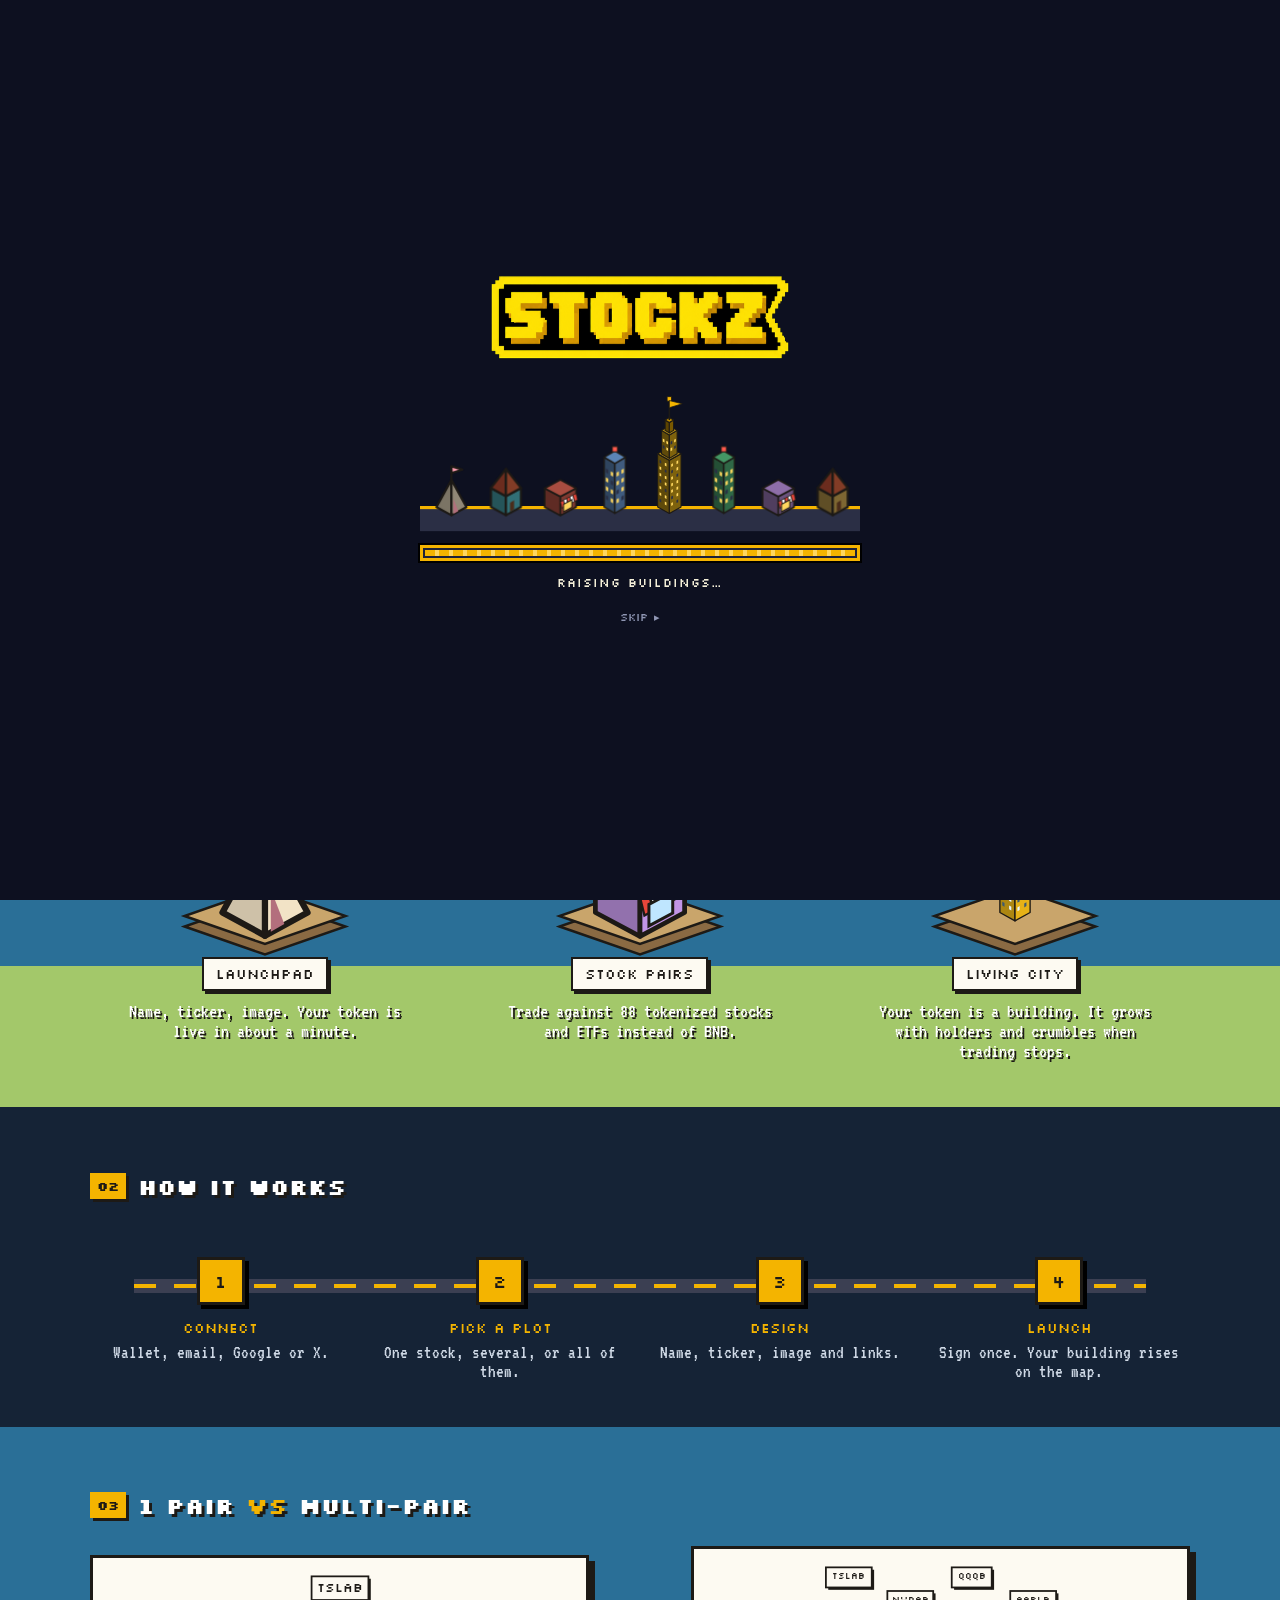
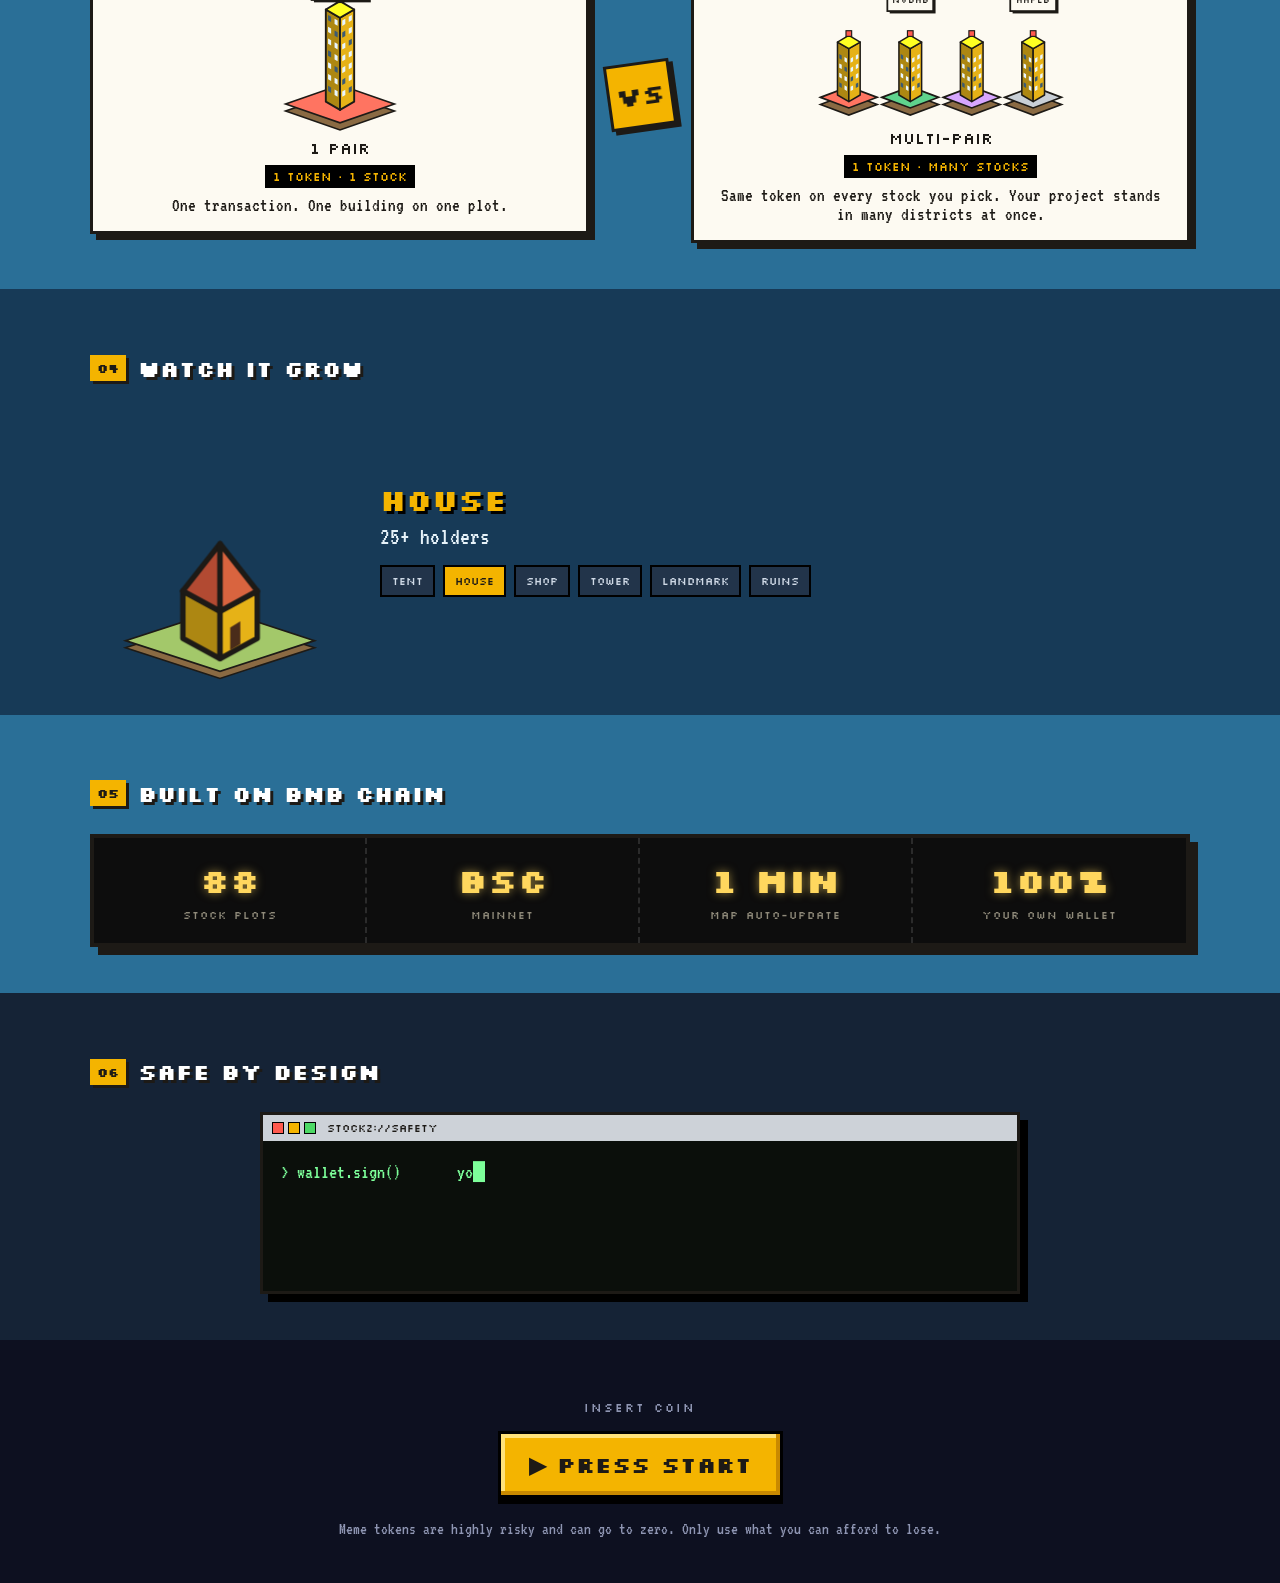
<file: index.html>
<!doctype html>
<html lang="en"><head>
<meta charset="utf-8">
<meta name="viewport" content="width=device-width,initial-scale=1">
<title>Stockz</title>
<meta name="description" content="Stockz is a launchpad on BNB Chain. Launch a meme token, pair it with a real tokenized stock, and watch it grow into a building on a living pixel city map.">
<link rel="icon" href="favicon.png" type="image/png">
<link rel="stylesheet" href="style.css?v=202610041815">
</head><body class="lp">

<!-- intro: the city builds itself -->
<div id="intro" aria-hidden="true" hidden>
  <div class="in-wrap">
    <img class="in-logo" src="logo.png" alt="">
    <svg id="inCity" viewBox="0 0 420 150" width="420" height="150"></svg>
    <div class="in-bar"><i id="inFill"></i></div>
    <div class="in-txt" id="inTxt">ZONING 88 STOCK PLOTS…</div>
    <button type="button" class="in-skip" id="inSkip">SKIP ▸</button>
  </div>
</div>

<header class="top bev lp-top">
  <div class="brandrow"><a class="logo" href="/" aria-label="Stockz home"><img src="logo.png" alt="Stockz" height="46"></a><a class="xlink" href="https://x.com/stockzlat" target="_blank" rel="noopener noreferrer" aria-label="Stockz on X"><svg viewBox="0 0 24 24" width="20" height="20" aria-hidden="true"><path fill="currentColor" d="M18.244 2.25h3.308l-7.227 8.26 8.502 11.24H16.17l-5.214-6.817L4.99 21.75H1.68l7.73-8.835L1.254 2.25H8.08l4.713 6.231zm-1.161 17.52h1.833L7.084 4.126H5.117z"/></svg></a></div>
  <a class="btn go lapp" href="/app">Launch App</a>
</header>

<!-- hero -->
<section class="lp-hero">
  <div class="lp-hero-txt">
    <p class="lp-kicker">▸ A LAUNCHPAD ON BNB CHAIN</p>
    <h1>Launch a meme token.<br>Pair it with a <span class="swap">real stock.</span><br>Watch it become a building.</h1>
    <p class="lp-sub">Every token is paired with a tokenized stock and stands on its plot in a living pixel city.</p>
    <a class="bigbtn" href="#how"><i>▼</i> How it works</a>
  </div>
  <div class="lp-stage">
    <svg id="heroCity" viewBox="0 0 560 360" role="img" aria-label="A pixel city where tokens grow into buildings"></svg>
  </div>
</section>

<!-- LED ticker tape -->
<div class="lp-tape" aria-hidden="true"><div class="lp-tape-in" id="tape"></div></div>

<!-- what -->
<section class="lp-sec lp-ground" id="what">
  <h2 class="lp-h"><span>01</span> What is Stockz?</h2>
  <div class="lp-plots">
    <div class="lp-plot reveal"><svg class="plotsvg" data-st="t" viewBox="0 0 120 110"></svg><h3>Launchpad</h3><p>Name, ticker, image. Your token is live in about a minute.</p></div>
    <div class="lp-plot reveal"><svg class="plotsvg" data-st="S" viewBox="0 0 120 110"></svg><h3>Stock pairs</h3><p>Trade against 88 tokenized stocks and ETFs instead of BNB.</p></div>
    <div class="lp-plot reveal"><svg class="plotsvg" data-st="L" viewBox="0 0 120 110"></svg><h3>Living city</h3><p>Your token is a building. It grows with holders and crumbles when trading stops.</p></div>
  </div>
</section>

<!-- how: road with signposts -->
<section class="lp-sec lp-night" id="how">
  <h2 class="lp-h"><span>02</span> How it works</h2>
  <div class="lp-road">
    <div class="lp-stop reveal"><b>1</b><h3>Connect</h3><p>Wallet, email, Google or X.</p></div>
    <div class="lp-stop reveal"><b>2</b><h3>Pick a plot</h3><p>One stock, several, or all of them.</p></div>
    <div class="lp-stop reveal"><b>3</b><h3>Design</h3><p>Name, ticker, image and links.</p></div>
    <div class="lp-stop reveal"><b>4</b><h3>Launch</h3><p>Sign once. Your building rises on the map.</p></div>
  </div>
</section>

<!-- versus -->
<section class="lp-sec lp-vs-sec">
  <h2 class="lp-h"><span>03</span> 1 Pair <em>vs</em> Multi-pair</h2>
  <div class="lp-vs">
    <div class="lp-side reveal"><svg id="vsOne" viewBox="0 0 220 130"></svg><h3>1 Pair</h3><p class="tag">1 token · 1 stock</p><p>One transaction. One building on one plot.</p></div>
    <div class="lp-vsbadge">VS</div>
    <div class="lp-side reveal"><svg id="vsMany" viewBox="0 0 220 130"></svg><h3>Multi-pair</h3><p class="tag">1 token · many stocks</p><p>Same token on every stock you pick. Your project stands in many districts at once.</p></div>
  </div>
</section>

<!-- evolution -->
<section class="lp-sec lp-grow">
  <h2 class="lp-h"><span>04</span> Watch it grow</h2>
  <div class="lp-evo reveal">
    <svg id="evoBig" viewBox="0 0 220 220"></svg>
    <div class="lp-evo-info"><div class="lp-evo-name" id="evoName">TENT</div><div class="lp-evo-rule" id="evoRule">Just launched</div>
      <ol class="lp-evo-steps" id="evoSteps"><li>Tent</li><li>House</li><li>Shop</li><li>Tower</li><li>Landmark</li><li>Ruins</li></ol></div>
  </div>
</section>

<!-- stats board -->
<section class="lp-sec lp-boardsec">
  <h2 class="lp-h"><span>05</span> Built on BNB Chain</h2>
  <div class="lp-board reveal">
    <div><b>88</b><span>stock plots</span></div>
    <div><b>BSC</b><span>mainnet</span></div>
    <div><b>1 MIN</b><span>map auto-update</span></div>
    <div><b>100%</b><span>your own wallet</span></div>
  </div>
</section>

<!-- safety terminal -->
<section class="lp-sec lp-term-sec">
  <h2 class="lp-h"><span>06</span> Safe by design</h2>
  <div class="lp-term reveal" id="term">
    <div class="lp-term-bar"><i></i><i></i><i></i> stockz://safety</div>
    <pre id="termOut"></pre>
  </div>
</section>

<!-- final -->
<section class="lp-final">
  <div class="lp-coin">INSERT COIN</div>
  <a class="lp-start" href="/app">▶ PRESS START</a>
  <p class="risk">Meme tokens are highly risky and can go to zero. Only use what you can afford to lose.</p>
</section>

<script src="config.js?v=202610041815"></script><script src="stocks.js?v=202610041815"></script><script src="sprites.js?v=202610041815"></script><script src="landing.js?v=202610041815"></script>
</body></html>
</file>
<file: style.css>
@font-face{font-family:Silk;src:url(fonts/Silkscreen-Regular.ttf)}
@font-face{font-family:Silk;font-weight:700;src:url(fonts/Silkscreen-Bold.ttf)}
@font-face{font-family:V;src:url(fonts/VT323-Regular.ttf)}
:root{--sea:#2a6f97;--ink:#1d1a16;--panel:#cdd2d8;--hi:#f7f8fa;--lo:#6a717b;--bar:#16506b;--gold:#f4b400;--buy:#2e9e4f}
*{box-sizing:border-box}
html,body{height:100%}
body{margin:0;background:var(--sea);font-family:V,monospace;font-feature-settings:'liga' 0,'calt' 0,'clig' 0;font-variant-ligatures:none;color:var(--ink);font-size:21px;display:flex;flex-direction:column;min-height:100vh}
a{color:#0b4f78}
.bev{background:var(--panel);border:3px solid;border-color:var(--hi) var(--lo) var(--lo) var(--hi);box-shadow:0 0 0 2px var(--ink)}
.top{display:flex;align-items:center;gap:16px;padding:8px 14px;margin:2px 4px 6px;flex-wrap:wrap}
.logo{font:700 28px Silk;letter-spacing:1px;color:var(--ink);display:flex;align-items:center;gap:10px;text-decoration:none}
.mark{width:34px;height:34px;box-shadow:0 0 0 2px var(--ink)}
.menu{display:flex;gap:20px;font-size:23px;margin-left:8px}.menu u{text-decoration:none;border-bottom:3px solid var(--ink)}.menu a{color:var(--ink);text-decoration:none}
.clocks{margin-left:auto;display:flex;gap:10px;flex-wrap:wrap}
.clock{display:flex;align-items:center;gap:8px;padding:4px 10px;background:#e9ecef;border:2px solid;border-color:var(--lo) var(--hi) var(--hi) var(--lo);font-size:20px}
.led{width:10px;height:10px;box-shadow:0 0 0 2px var(--ink)}
.btn{padding:7px 16px;font:700 18px V,monospace;font-feature-settings:'liga' 0;background:var(--panel);border:3px solid;border-color:var(--hi) var(--lo) var(--lo) var(--hi);box-shadow:0 0 0 2px var(--ink);color:var(--ink);cursor:pointer;text-decoration:none;display:inline-block}
.btn:active{border-color:var(--lo) var(--hi) var(--hi) var(--lo)}
.btn.go{background:var(--gold)}.btn.buy{background:var(--buy);color:#fff}
.chip{font-size:17px;padding:3px 8px;background:#e9ecef;box-shadow:0 0 0 2px var(--ink)}.chip.g{background:var(--gold)}.chip.r{background:#ff8a80}.chip.ok{background:#8be0a4}
.banner{margin:0 6px 6px;padding:8px 12px;background:#fff0c9;border:3px solid var(--ink);font-size:20px}
.stage{position:relative;flex:none;height:max(640px,calc(100vh - 130px));margin:0 4px}
.viewport{position:absolute;inset:0;overflow:auto;cursor:grab;background:var(--sea);scrollbar-width:thin}
.viewport.drag{cursor:grabbing}
svg#map{display:block}
svg#map text{font-feature-settings:'liga' 0,'calt' 0,'clig' 0}
.zoom{position:absolute;left:12px;top:12px;z-index:2;display:flex;flex-direction:column;gap:10px}.zoom .btn{width:42px;padding:2px 0;font-size:24px;text-align:center}
.panels{position:absolute;right:12px;top:10px;width:350px;max-height:calc(100% - 20px);overflow:auto;display:flex;flex-direction:column;gap:12px;scrollbar-width:none}
.win .tb{background:var(--bar);color:#fff;font:15px Silk;padding:7px 10px}
.win .body{padding:9px 12px;font-size:20px}
.feed .row{display:flex;gap:10px;align-items:flex-start;padding:6px 0;border-bottom:2px dotted #9aa1aa;line-height:1.25}
.feed .row:last-child{border-bottom:none}
.feed .t small,.sub{display:block;color:#4a515a;font-size:17px}
.ico{width:24px;font-size:18px;text-align:center}
.wx{display:grid;grid-template-columns:30px 1fr auto;gap:4px 8px;align-items:center}
.sel .head,.tv-panel .head{display:flex;gap:12px;align-items:center}
.sel .av,.tv-panel .av{width:50px;height:50px;background:#ffc61a;box-shadow:inset -6px -6px 0 #c98a00,0 0 0 2px var(--ink);display:grid;place-items:center;font:700 16px Silk;color:#000}
.sel .nm,.tv-panel .nm{font:19px Silk}
.chips{display:flex;gap:6px;flex-wrap:wrap;margin:8px 0}
.stats{display:grid;grid-template-columns:1fr 1fr;gap:8px;background:#e9ecef;border:2px solid;border-color:var(--lo) var(--hi) var(--hi) var(--lo);padding:8px 10px;font-size:17px;color:#4a515a}
.stats b{display:block;font-size:21px;color:var(--ink);word-break:break-all}
.acts{display:flex;gap:10px;margin-top:10px}.acts .btn{flex:1;text-align:center;font-size:20px;padding:7px 4px}
.tools{display:flex;align-items:stretch;margin:8px 6px 8px;overflow-x:auto}
.tools .lbl{writing-mode:vertical-rl;transform:rotate(180deg);background:var(--bar);color:#fff;font:14px Silk;padding:10px 6px;text-align:center;flex:none}
.tool{flex:1 0 150px;padding:6px 10px 8px;display:flex;flex-direction:column;align-items:center;gap:1px;border-left:2px solid var(--lo)}
.tool svg{display:block}.tool b{font:16px Silk}.tool span{font-size:17px;color:#4a515a;text-align:center}
.how{margin:6px 6px 10px}.how .tb{background:var(--bar);color:#fff;font:15px Silk;padding:7px 10px}.how .body{padding:10px 14px;max-width:900px}.how p{margin:0 0 9px}
.note{padding:4px 12px 14px;font-size:18px;color:#e4f0f7;text-align:center}
@media(max-width:900px){
  .stage{height:auto;display:flex;flex-direction:column}
  .viewport{position:relative;height:62vh}
  .panels{position:static;width:auto;max-height:none;margin:10px 4px}
  .menu{display:none}.clocks{margin-left:0}
}

@media(max-width:900px){.top{gap:8px;padding:6px 10px}.logo{font-size:22px}.clock{font-size:17px;padding:2px 6px}.clocks{gap:6px}.btn{font-size:20px;padding:5px 12px}}

#find{width:100%;font:22px V,monospace;padding:6px 8px;border:3px solid;border-color:var(--lo) var(--hi) var(--hi) var(--lo);background:#fff;color:var(--ink);margin-bottom:4px}

.tabs{display:flex;gap:6px;margin-bottom:8px}.tab{flex:1;font-size:18px;padding:5px 4px;text-align:center}.tab.on{background:var(--gold)}
.pick{display:grid;gap:4px;max-height:190px;overflow:auto;margin:6px 0;font-size:19px}.pick label{display:flex;gap:8px;align-items:center}
.mnote{font-size:17px;color:#4a515a;margin:6px 0}.btn[disabled]{opacity:.5;cursor:not-allowed}

.logo img{display:block;height:46px;width:auto;image-rendering:auto}
.xlink{display:grid;place-items:center;width:40px;height:40px;background:#000;color:#fff;border:3px solid;border-color:var(--hi) var(--lo) var(--lo) var(--hi);box-shadow:0 0 0 2px var(--ink)}
.xlink:hover{color:var(--gold)}
.note a{color:#ffd34d}
@media(max-width:900px){.logo img{height:38px}}

.modal{position:fixed;inset:0;background:#0009;z-index:50;display:grid;place-items:center;padding:12px}
.modal[hidden]{display:none}
.lm{width:min(560px,100%);max-height:calc(100vh - 24px);overflow:auto}
.lmtb{display:flex;align-items:center;justify-content:space-between}
.lmx{background:var(--panel);border:2px solid;border-color:var(--hi) var(--lo) var(--lo) var(--hi);font:20px V,monospace;width:30px;height:26px;line-height:18px;cursor:pointer}
#lmForm label{display:block;font-size:18px;margin:6px 0}
#lmForm input:not([type=checkbox]),#lmForm select,#lmForm textarea{display:block;width:100%;font:20px V,monospace;padding:5px 8px;margin-top:2px;border:3px solid;border-color:var(--lo) var(--hi) var(--hi) var(--lo);background:#fff;color:var(--ink)}
#lmForm input[type=file]{font-size:16px;padding:4px}
.lmgrid{display:grid;grid-template-columns:2fr 1fr;gap:10px}.lmgrid3{display:grid;grid-template-columns:1fr 1fr 1fr;gap:8px}
#lmForm label.chk{display:flex;gap:8px;align-items:center;margin:2px 0}
.lmlog{margin:8px 0 0;padding-left:22px;font-size:18px;max-height:180px;overflow:auto}.lmlog li{margin:2px 0;word-break:break-word}
.btn:disabled{opacity:.55;cursor:wait}
@media(max-width:600px){.lmgrid,.lmgrid3{grid-template-columns:1fr}}

/* header / footer */
#connect.on{background:#8be0a4}
.foot{display:flex;align-items:center;justify-content:center;gap:14px;padding:10px 12px 16px}
.chainbadge{display:inline-flex;align-items:center;gap:8px;background:#000;color:#f3ba2f;font:14px Silk;padding:8px 12px;border:3px solid;border-color:var(--hi) var(--lo) var(--lo) var(--hi);box-shadow:0 0 0 2px var(--ink)}
.chainbadge i{width:12px;height:12px;background:#f3ba2f;transform:rotate(45deg);display:inline-block}
/* launch panel */
.mcards{display:grid;grid-template-columns:1fr 1fr;gap:8px;margin-bottom:10px}
.mcard{display:flex;flex-direction:column;align-items:center;gap:2px;padding:8px 4px;background:#e9ecef;border:3px solid;border-color:var(--hi) var(--lo) var(--lo) var(--hi);box-shadow:0 0 0 2px var(--ink);cursor:pointer;font-family:V,monospace;color:var(--ink)}
.mcard b{font:15px Silk}.mcard small{font-size:16px;color:#4a515a}
.mcard.on{background:var(--gold);border-color:var(--lo) var(--hi) var(--hi) var(--lo)}
.mcard.on small{color:#3a2a00}
.pickrow{display:flex;align-items:center;justify-content:space-between;margin:2px 0 10px;font-size:19px}
.stockchip{font:15px Silk;background:#000;color:var(--gold);padding:6px 10px;box-shadow:0 0 0 2px var(--ink)}
.stockchip.empty{background:#e9ecef;color:#6a717b}
.bigbtn{display:flex;width:100%;align-items:center;justify-content:center;gap:10px;font:16px Silk;letter-spacing:.5px;color:#1d1a16;background:var(--gold);border:3px solid var(--ink);padding:12px 10px;cursor:pointer;box-shadow:inset -4px -4px 0 #c98a00,inset 4px 4px 0 #ffe27a,0 5px 0 var(--ink);transition:transform .05s,box-shadow .05s;margin-top:6px}
.bigbtn i{font-style:normal;font-size:14px}
.bigbtn:hover{filter:brightness(1.05)}
.bigbtn:active{transform:translateY(4px);box-shadow:inset -4px -4px 0 #c98a00,inset 4px 4px 0 #ffe27a,0 1px 0 var(--ink)}
.bigbtn:disabled{background:#cdd2d8;box-shadow:inset -4px -4px 0 #9aa1aa,inset 4px 4px 0 #f7f8fa,0 5px 0 var(--ink);color:#6a717b;cursor:not-allowed;transform:none}
.allrow{display:flex;gap:8px;align-items:center;font-size:19px;margin-bottom:4px}.allrow b{margin-left:auto;font:13px Silk;background:#000;color:var(--gold);padding:3px 6px}
/* landing */
body.landing{display:block;background:var(--sea)}
.lnav{display:flex;gap:20px;font-size:22px;margin-left:12px}.lnav a{color:var(--ink);text-decoration:none}.lnav a:hover{text-decoration:underline}
.lapp{margin-left:auto}
.land{max-width:1180px;margin:0 auto;padding:0 16px 24px}
.hero{display:grid;grid-template-columns:1fr 1.15fr;gap:28px;align-items:center;padding:30px 0 20px}
.hero h1{font:700 clamp(24px,3.2vw,40px)/1.25 Silk;color:#fff;margin:0 0 16px;text-shadow:3px 3px 0 var(--ink)}
.hero h1 span{color:var(--gold)}
.hero p{font-size:24px;color:#eaf4fa;margin:0 0 18px;line-height:1.35}
.cta{display:flex;gap:12px;align-items:center;flex-wrap:wrap}.cta .bigbtn{width:auto;padding:14px 22px;margin:0;text-decoration:none}
.hero-img{width:100%;height:auto;display:block}
.lsec{padding:26px 0 6px}.lsec h2,.final h2{font:700 24px Silk;color:#fff;text-shadow:3px 3px 0 var(--ink);margin:0 0 14px}
.card{padding:14px 16px}.card h3{font:15px Silk;margin:0 0 6px}.card p{margin:0;font-size:20px;line-height:1.3}.card .ic{font-size:28px;margin-bottom:4px}
.cards3{display:grid;grid-template-columns:repeat(3,1fr);gap:14px}.cards2{display:grid;grid-template-columns:1fr 1fr;gap:14px}.facts{display:grid;grid-template-columns:repeat(4,1fr);gap:14px}
.card .tag{display:inline-block;font:13px Silk;background:#000;color:var(--gold);padding:4px 8px;margin:0 0 8px}
.steps{list-style:none;padding:0;margin:0;display:grid;grid-template-columns:repeat(4,1fr);gap:14px}
.steps b{display:inline-grid;place-items:center;width:34px;height:34px;background:var(--gold);font:16px Silk;box-shadow:0 0 0 2px var(--ink);margin-bottom:8px}
.tiers{width:100%;height:auto;display:block}
.lead{font-size:22px;color:#eaf4fa;margin:12px 0 0}
.final{text-align:center;padding:34px 0 10px}.final .bigbtn{width:auto;display:inline-flex;padding:16px 28px;text-decoration:none}
.risk{color:#cfe3ee;font-size:18px;margin:16px 0 0}
@media(max-width:900px){.hero{grid-template-columns:1fr}.cards3,.cards2,.facts,.steps{grid-template-columns:1fr 1fr}.lnav{display:none}}
@media(max-width:560px){.cards3,.cards2,.facts,.steps{grid-template-columns:1fr}.hero p{font-size:21px}}
body>*{flex-shrink:0}
html{scroll-behavior:smooth}

.brandrow{display:flex;align-items:center;gap:18px}
.brandrow .xlink{width:38px;height:38px}
/* custom stock list */
.combo{position:relative}
.flist{list-style:none;margin:6px 0 0;padding:4px;max-height:280px;overflow:auto;background:#1d1a16;border:3px solid;border-color:var(--lo) var(--hi) var(--hi) var(--lo);scrollbar-width:thin;scrollbar-color:var(--gold) #1d1a16}
.flist li{display:grid;grid-template-columns:18px 78px 1fr auto;align-items:center;gap:8px;padding:6px 8px;color:#f3ead0;cursor:pointer;border-bottom:1px dashed #3a3530}
.flist li:last-child{border-bottom:0}
.flist li b{font:13px Silk;color:#fff;letter-spacing:.5px}
.flist li small{font-size:17px;color:#cfc6a8;white-space:nowrap;overflow:hidden;text-overflow:ellipsis}
.flist li em{font-style:normal;font-size:15px;color:#8f8a7a;white-space:nowrap}
.flist li .sw{width:14px;height:14px;box-shadow:0 0 0 2px #000,inset -3px -3px 0 rgba(0,0,0,.25)}
.flist li.hi,.flist li:hover{background:var(--gold);color:#1d1a16}
.flist li.hi b,.flist li:hover b{color:#1d1a16}.flist li.hi small,.flist li:hover small{color:#3a2a00}.flist li.hi em,.flist li:hover em{color:#5a4500}
.flist li.none{display:block;color:#8f8a7a;cursor:default}

.cs{display:none}
/* ---------- phones ---------- */
@media(max-width:600px){
  body{font-size:17px}
  .top{flex-wrap:wrap;gap:6px 8px;padding:6px 8px;margin:2px 2px 4px}
  .logo img{height:28px}
  .brandrow{gap:8px}.brandrow .xlink{width:30px;height:30px}.brandrow .xlink svg{width:14px;height:14px}
  #connect,.lapp{order:2;margin-left:auto;font-size:15px;padding:4px 9px;white-space:nowrap}
  .clocks{order:3;width:100%;margin-left:0;gap:6px;flex-wrap:nowrap}
  .clock{font-size:14px;padding:1px 6px;gap:5px;flex:1;justify-content:center;white-space:nowrap}
  .clock .led{width:8px;height:8px}
  .cn,.co{display:none}.cs{display:inline}
  .viewport{height:56vh}
  .zoom{left:8px;top:8px;gap:6px}.zoom .btn{width:32px;font-size:18px;padding:0}
  .panels{margin:8px 2px;gap:8px}
  .win .tb{font-size:12px;padding:5px 8px}
  .win .body{font-size:16px;padding:7px 9px}
  .mcards{gap:6px;margin-bottom:8px}.mcard{padding:6px 4px}.mcard svg{width:24px;height:24px}
  .mcard b{font-size:11px}.mcard small{font-size:13px}
  .pickrow{font-size:16px;margin:0 0 6px}.stockchip{font-size:11px;padding:4px 8px}
  .bigbtn{font-size:12px;padding:9px 8px;box-shadow:inset -3px -3px 0 #c98a00,inset 3px 3px 0 #ffe27a,0 4px 0 var(--ink)}
  .allrow{font-size:16px}.pick{font-size:16px;max-height:150px}
  #find{font-size:17px;padding:4px 7px}
  .flist{max-height:220px}.flist li{grid-template-columns:12px 62px 1fr;gap:6px;padding:5px 6px}
  .flist li b{font-size:10px}.flist li small{font-size:14px}.flist li em{display:none}.flist li .sw{width:10px;height:10px}
  .feed .row{padding:4px 0}.feed .t small,.sub{font-size:13px}.ico{width:18px;font-size:14px}
  .wx{font-size:15px}
  .stats{font-size:13px;gap:5px;padding:6px 8px}.stats b{font-size:16px}
  .sel .av{width:38px;height:38px;font-size:12px}.sel .nm{font-size:14px}
  .chip{font-size:13px}
  .tools{margin:6px 2px}.tools .lbl{font-size:10px;padding:6px 3px}
  .tool{flex:0 0 96px;padding:3px 4px 5px}.tool svg{transform:scale(.7);transform-origin:center bottom;margin-top:-18px}
  .tool b{font-size:10px}.tool span{font-size:12px}
  .lm .tb{font-size:12px}#lmForm label{font-size:15px;margin:4px 0}
  #lmForm input:not([type=checkbox]),#lmForm select,#lmForm textarea{font-size:17px;padding:4px 7px}
  .lmlog{font-size:15px}.mnote{font-size:14px}
  /* landing */
  .hero{padding:16px 0 10px;gap:16px}.hero h1{font-size:20px;line-height:1.3}.hero p{font-size:17px}
  .lsec{padding:16px 0 4px}.lsec h2,.final h2{font-size:16px;margin-bottom:10px}
  .card{padding:10px 12px}.card h3{font-size:12px}.card p{font-size:16px}.card .ic{font-size:22px}
  .steps b{width:26px;height:26px;font-size:12px}.lead{font-size:16px}.risk{font-size:14px}
  .cta .bigbtn,.final .bigbtn{padding:11px 16px}
}

/* smaller X button */
.brandrow .xlink{width:30px;height:30px;border-width:2px}.brandrow .xlink svg{width:15px;height:15px}
@media(max-width:600px){.brandrow .xlink{width:24px;height:24px}.brandrow .xlink svg{width:12px;height:12px}}
/* ================= landing v2 ================= */
body.lp{display:block;background:#2a6f97;overflow-x:hidden}
body.lock{overflow:hidden}
#intro{position:fixed;inset:0;z-index:100;background:#0d1020;display:grid;place-items:center;transition:opacity .55s,transform .55s}
#intro.out{opacity:0;transform:scale(1.04);pointer-events:none}
.in-wrap{display:flex;flex-direction:column;align-items:center;gap:14px;width:min(440px,92vw)}
.in-logo{width:min(300px,70vw);height:auto;animation:inpop .5s steps(5) both}
#inCity{width:100%;height:auto;overflow:visible}
.in-bar{width:100%;height:16px;background:#1d2238;border:3px solid #f4b400;box-shadow:0 0 0 2px #000;padding:2px}
.in-bar i{display:block;height:100%;width:0;background:repeating-linear-gradient(90deg,#f4b400 0 10px,#ffd75e 10px 14px);transition:width 2.6s steps(26)}
.in-txt{font:12px Silk;color:#f4efd8;letter-spacing:1px;min-height:16px}
.in-skip{background:none;border:0;color:#8f96b3;font:11px Silk;cursor:pointer;margin-top:4px}
.in-skip:hover{color:#f4b400}
@keyframes inpop{from{transform:scale(.6);opacity:0}to{transform:scale(1);opacity:1}}
.rise{transform-box:fill-box;transform-origin:center bottom;animation:rise .55s steps(6) both}
@keyframes rise{from{transform:translateY(40px) scaleY(.1);opacity:0}to{transform:none;opacity:1}}
.twinkle{animation:tw 2.4s steps(2) infinite}@keyframes tw{50%{opacity:.15}}
.fw{transform-box:fill-box;transform-origin:center;animation:fwp 1.4s ease-out forwards}
@keyframes fwp{0%{transform:scale(.2);opacity:0}25%{opacity:1}100%{transform:scale(1.25);opacity:0}}
.pop{transform-box:fill-box;transform-origin:center bottom;animation:rise .45s steps(5) both}

.lp-top{position:sticky;top:0;z-index:20;margin:0 0 0}
.lp-hero{max-width:1200px;margin:0 auto;padding:34px 18px 26px;display:grid;grid-template-columns:1fr 1.1fr;gap:26px;align-items:center}
.lp-kicker{font:12px Silk;color:#f4b400;letter-spacing:1px;margin:0 0 12px}
.lp-hero h1{font:700 clamp(24px,3vw,40px)/1.3 Silk;color:#fff;margin:0 0 14px;text-shadow:3px 3px 0 #1d1a16}
.swap{display:inline-block;background:#f4b400;color:#1d1a16;padding:0 10px;text-shadow:none;box-shadow:4px 4px 0 #1d1a16}
.swap.flip{animation:flip .35s steps(4)}@keyframes flip{from{transform:rotateX(90deg)}to{transform:none}}
.lp-sub{font-size:22px;color:#e6f2f9;margin:0 0 20px;max-width:520px}
.lp-hero .bigbtn{width:auto;display:inline-flex;padding:13px 22px;text-decoration:none}
.lp-stage{border:4px solid #1d1a16;box-shadow:8px 8px 0 #1d1a16;background:#173a57}
#heroCity{display:block;width:100%;height:auto}

.lp-tape{background:#0d0d0d;border-top:3px solid #f4b400;border-bottom:3px solid #f4b400;overflow:hidden;white-space:nowrap}
.lp-tape-in{display:inline-block;padding:9px 0;animation:tape 60s linear infinite}
.lp-tape span{display:inline-flex;align-items:center;gap:8px;margin:0 18px;font:13px Silk;color:#ffd75e;letter-spacing:1px}
.lp-tape span i{width:9px;height:9px;box-shadow:0 0 0 2px #000}
@keyframes tape{to{transform:translateX(-50%)}}

.lp-sec{padding:46px 18px}
.lp-sec>*{max-width:1100px;margin-left:auto;margin-right:auto}
.lp-h{font:700 22px Silk;color:#fff;text-shadow:3px 3px 0 #1d1a16;margin-bottom:26px;display:flex;align-items:center;gap:12px}
.lp-h span{font-size:13px;background:#f4b400;color:#1d1a16;text-shadow:none;padding:5px 7px;box-shadow:3px 3px 0 #1d1a16}
.lp-h em{font-style:normal;color:#f4b400}

.lp-ground{background:linear-gradient(#2a6f97 0 70%,#a3c86a 70% 100%)}
.lp-plots{display:grid;grid-template-columns:repeat(3,1fr);gap:24px}
.lp-plot{text-align:center}
.lp-plot svg{width:210px;height:auto;display:block;margin:0 auto 10px;overflow:visible}
.lp-plot h3{display:inline-block;font:14px Silk;background:#fdfaf2;color:#1d1a16;padding:6px 12px;border:2px solid #1d1a16;box-shadow:3px 3px 0 #1d1a16;margin:0 0 10px}
.lp-plot p{font-size:20px;color:#fff;margin:0 auto;max-width:280px;text-shadow:2px 2px 0 #1d1a16}

.lp-night{background:#152336;position:relative}
.lp-road{position:relative;display:grid;grid-template-columns:repeat(4,1fr);gap:18px;padding-top:30px}
.lp-road:before{content:"";position:absolute;left:4%;right:4%;top:52px;height:14px;background:repeating-linear-gradient(90deg,#f4b400 0 22px,transparent 22px 40px),#3b3f52;background-size:auto 4px,auto;background-repeat:repeat-x;background-position:0 5px,0 0}
.lp-stop{position:relative;text-align:center}
.lp-stop b{position:relative;z-index:1;display:inline-grid;place-items:center;width:48px;height:48px;background:#f4b400;font:18px Silk;color:#1d1a16;border:3px solid #1d1a16;box-shadow:4px 4px 0 #000}
.lp-stop h3{font:14px Silk;color:#f4b400;margin:14px 0 6px}
.lp-stop p{font-size:19px;color:#cfd9e6;margin:0}

.lp-vs-sec{background:#2a6f97}
.lp-vs{display:grid;grid-template-columns:1fr auto 1fr;gap:18px;align-items:center}
.lp-side{background:#fdfaf2;border:3px solid #1d1a16;box-shadow:6px 6px 0 #1d1a16;padding:16px;text-align:center}
.lp-side svg{width:100%;max-width:260px;height:auto;overflow:visible}
.lp-side h3{font:16px Silk;margin:6px 0}
.lp-side .tag{display:inline-block;font:12px Silk;background:#000;color:#f4b400;padding:4px 8px;margin:0 0 8px}
.lp-side p{margin:0;font-size:19px}
.lp-vsbadge{font:700 26px Silk;color:#1d1a16;background:#f4b400;width:66px;height:66px;display:grid;place-items:center;border:3px solid #1d1a16;box-shadow:4px 4px 0 #1d1a16;transform:rotate(-8deg)}

.lp-grow{background:#173a57}
.lp-evo{display:grid;grid-template-columns:260px 1fr;gap:30px;align-items:center}
#evoBig{width:100%;height:auto;overflow:visible}
.lp-evo-name{font:700 30px Silk;color:#f4b400;text-shadow:3px 3px 0 #000}
.lp-evo-rule{font-size:24px;color:#e6f2f9;margin:6px 0 16px}
.lp-evo-steps{list-style:none;padding:0;margin:0;display:flex;flex-wrap:wrap;gap:8px}
.lp-evo-steps li{font:11px Silk;color:#cfd9e6;background:#22344a;padding:7px 10px;border:2px solid #000;cursor:pointer}
.lp-evo-steps li.on{background:#f4b400;color:#1d1a16}

.lp-boardsec{background:#2a6f97}
.lp-board{display:grid;grid-template-columns:repeat(4,1fr);background:#0d0d0d;border:4px solid #1d1a16;box-shadow:8px 8px 0 #1d1a16}
.lp-board div{padding:20px 12px;text-align:center;border-right:2px dashed #2b2b2b}.lp-board div:last-child{border-right:0}
.lp-board b{display:block;font:700 34px Silk;color:#ffd75e;text-shadow:0 0 10px rgba(255,215,94,.55)}
.lp-board span{font:11px Silk;color:#8f8a7a;letter-spacing:1px}

.lp-term-sec{background:#152336}
.lp-term{background:#0b0f0b;border:3px solid #1d1a16;box-shadow:8px 8px 0 #000;max-width:760px}
.lp-term-bar{background:#cdd2d8;color:#1d1a16;font:11px Silk;padding:6px 10px;display:flex;align-items:center;gap:6px}
.lp-term-bar i{width:10px;height:10px;background:#ff5a4e;box-shadow:0 0 0 1px #000}.lp-term-bar i:nth-child(2){background:#f4b400}.lp-term-bar i:nth-child(3){background:#4cd964;margin-right:6px}
.lp-term pre{margin:0;padding:16px 18px;min-height:150px;color:#7dff9a;font:20px/1.5 V,monospace;white-space:pre-wrap;word-break:break-word}

.lp-final{background:#0d1020;text-align:center;padding:60px 18px 46px}
.lp-coin{font:12px Silk;color:#8f96b3;letter-spacing:2px;margin-bottom:16px}
.lp-start{display:inline-block;font:700 22px Silk;color:#1d1a16;background:#f4b400;padding:16px 28px;border:3px solid #000;box-shadow:inset -4px -4px 0 #c98a00,inset 4px 4px 0 #ffe27a,0 6px 0 #000;text-decoration:none;animation:blink 1.1s steps(2) infinite}
.lp-start:hover{animation:none;filter:brightness(1.08)}
@keyframes blink{50%{opacity:.55}}
.lp-final .risk{color:#8f96b3;font-size:17px;margin-top:22px}

.reveal{opacity:0;transform:translateY(18px);transition:opacity .5s,transform .5s}
.reveal.in{opacity:1;transform:none}

@media(max-width:900px){
  .lp-hero{grid-template-columns:1fr}
  .lp-plots{grid-template-columns:1fr;gap:30px}.lp-ground{background:linear-gradient(#2a6f97 0 82%,#a3c86a 82%)}
  .lp-road{grid-template-columns:1fr;gap:22px;padding-top:0}
  .lp-road:before{left:23px;right:auto;top:10px;bottom:10px;width:14px;height:auto;background:repeating-linear-gradient(180deg,#f4b400 0 18px,transparent 18px 32px),#3b3f52;background-size:4px auto,auto;background-repeat:repeat-y;background-position:5px 0,0 0}
  .lp-stop{text-align:left;display:grid;grid-template-columns:60px 1fr;column-gap:12px;align-items:start}
  .lp-stop b{grid-row:span 2}.lp-stop h3{margin:4px 0 2px}
  .lp-vs{grid-template-columns:1fr}.lp-vsbadge{margin:0 auto}
  .lp-evo{grid-template-columns:1fr;justify-items:center;text-align:center}.lp-evo-steps{justify-content:center}#evoBig{max-width:220px}
  .lp-board{grid-template-columns:1fr 1fr}.lp-board div:nth-child(2){border-right:0}.lp-board div:nth-child(-n+2){border-bottom:2px dashed #2b2b2b}
}
@media(max-width:600px){
  .lp-hero{padding:20px 14px 18px}.lp-hero h1{font-size:20px}.lp-sub{font-size:17px}
  .lp-sec{padding:34px 14px}.lp-h{font-size:16px;margin-bottom:18px}.lp-h span{font-size:10px}
  .lp-plot p,.lp-stop p,.lp-side p{font-size:17px}.lp-board b{font-size:24px}.lp-evo-name{font-size:22px}.lp-evo-rule{font-size:18px}
  .lp-term pre{font-size:16px;min-height:130px}.lp-start{font-size:16px;padding:13px 20px}
  .lp-tape span{font-size:11px;margin:0 12px}
}
@media(prefers-reduced-motion:reduce){.rise,.pop,.fw,.twinkle,.lp-tape-in,.lp-start,.swap.flip{animation:none!important}.reveal{opacity:1;transform:none}}
#intro[hidden]{display:none!important}

@media(min-width:900px){.stage{max-height:1000px}}
/* tall screens wider than 900px (phone in desktop mode, portrait tablets): map full width, panels below */
@media(min-width:900px) and (max-aspect-ratio:4/5){
  .stage{height:auto!important;max-height:none;display:flex;flex-direction:column}
  .viewport{position:relative;inset:auto;height:auto}
  .panels{position:static;width:auto;max-height:none;display:grid;grid-template-columns:1fr 1fr;align-items:start;margin:12px 4px}
}

/* toasts */
#toasts{position:fixed;right:14px;top:84px;z-index:200;display:flex;flex-direction:column;gap:8px;max-width:min(360px,calc(100vw - 28px))}
.toast{background:#1d1a16;color:#f3ead0;font:17px V,monospace;padding:10px 12px 10px 14px;border:3px solid #ff5a4e;box-shadow:4px 4px 0 #000;cursor:pointer;animation:tin .25s steps(3)}
.toast.ok{border-color:#4cd964}.toast.info{border-color:#f4b400}
.toast.bye{opacity:0;transform:translateX(20px);transition:opacity .35s,transform .35s}
@keyframes tin{from{transform:translateX(30px);opacity:0}to{transform:none;opacity:1}}
@media(max-width:600px){#toasts{top:auto;bottom:14px;right:10px;left:10px;max-width:none}}

/* tax */
.taxbox{border:2px dashed #9aa1aa;padding:8px 10px;margin:8px 0}
.taxhead{display:flex;align-items:center;justify-content:space-between;gap:8px;flex-wrap:wrap}
.taxhead>span{font:14px Silk}
.tchips{display:flex;gap:6px;flex-wrap:wrap}
.tchip{font:12px Silk;padding:6px 9px;background:#e9ecef;border:2px solid;border-color:var(--hi) var(--lo) var(--lo) var(--hi);cursor:pointer;color:var(--ink)}
.tchip.on{background:var(--gold);border-color:var(--lo) var(--hi) var(--hi) var(--lo)}
.lmgrid2{display:grid;grid-template-columns:1fr 1fr;gap:10px;margin-top:6px}
.taxsplit{display:grid;grid-template-columns:repeat(4,1fr);gap:8px}
@media(max-width:600px){.taxsplit{grid-template-columns:1fr 1fr}.tchip{font-size:10px;padding:5px 7px}}

/* trade panel */
.trade{margin-top:12px;border-top:3px solid var(--ink);padding-top:10px}
.trtabs{display:grid;grid-template-columns:1fr 1fr;border:3px solid var(--ink);margin-bottom:10px}
.trtab{font:13px Silk;padding:8px;background:#fdfaf2;border:0;cursor:pointer;color:var(--ink)}
.trtab.on{background:var(--ink);color:var(--gold)}
.trrow{display:flex;align-items:center;justify-content:space-between;gap:8px;margin:6px 0;flex-wrap:wrap}
.trlbl{font:11px Silk}.trbal{font-size:16px;color:#4a515a}
.trin{display:flex;border:3px solid var(--ink);background:#fff}
.trin input{flex:1;min-width:0;border:0;font:22px V,monospace;padding:6px 8px;outline:none}
.trin button{font:10px Silk;border:0;border-left:2px solid var(--ink);background:#e9ecef;padding:0 8px;cursor:pointer}
.trin span{display:grid;place-items:center;font:11px Silk;padding:0 10px;background:var(--gold);border-left:3px solid var(--ink)}
.trslip{display:flex;gap:4px;flex-wrap:wrap}
.trslip button{font:11px Silk;padding:5px 7px;border:2px solid var(--ink);background:#fdfaf2;cursor:pointer}
.trslip button.on{background:var(--ink);color:var(--gold)}
.trslip input{width:70px;font:16px V,monospace;border:2px solid var(--ink);padding:2px 6px}
.trinfo{display:grid;grid-template-columns:auto 1fr;gap:3px 10px;font-size:16px;margin:8px 0}
.trinfo dt{color:#4a515a}.trinfo dd{margin:0;text-align:right;word-break:break-word}
.trmsg{font-size:16px;margin-top:8px;min-height:1em;color:#b3261e}.trmsg.ok{color:#16733a}
@media(max-width:600px){.trin input{font-size:18px}.trinfo{font-size:14px}}

/* launch: stock picker tiles */
.spk{margin:8px 0 6px}
.spk-head{display:flex;justify-content:space-between;align-items:baseline;gap:8px;font-size:18px;margin-bottom:4px}
.spk-sel{font-size:18px;color:#4a515a;white-space:nowrap;overflow:hidden;text-overflow:ellipsis;max-width:65%}
.spk-sel b{font:12px Silk;color:#1d1a16;background:var(--gold);padding:2px 6px;box-shadow:2px 2px 0 #000;margin-right:4px}
.spk-sel em{font-style:normal;color:#8a8f96}
.spk-bar{display:flex;gap:6px}
#lmForm .spk-bar input{flex:1;margin:0;background:#1d1a16;color:#f3ead0;border-color:#000 #5a544a #5a544a #000}
#lmForm .spk-bar input::placeholder{color:#8f8a7a}
.spk-all{font:11px Silk;padding:0 10px;border:3px solid;border-color:var(--hi) var(--lo) var(--lo) var(--hi);background:#e9e4d6;cursor:pointer}
.spk-all.on{background:var(--gold)}
.spk-grid{display:grid;grid-template-columns:repeat(auto-fill,minmax(112px,1fr));gap:6px;max-height:232px;overflow:auto;margin-top:6px;padding:6px;background:#1d1a16;border:3px solid;border-color:var(--lo) var(--hi) var(--hi) var(--lo);scrollbar-width:thin;scrollbar-color:var(--gold) #1d1a16}
.spk-t{position:relative;display:grid;grid-template-columns:12px 1fr;grid-template-rows:auto auto;column-gap:7px;align-items:center;text-align:left;padding:6px 7px 5px;cursor:pointer;color:#f3ead0;background:#2a2621;border:2px solid #000;box-shadow:inset 0 -4px 0 color-mix(in srgb,var(--c) 55%,#000),inset 0 2px 0 rgba(255,255,255,.08);transition:transform .08s}
.spk-t i{grid-row:1/3;width:12px;height:26px;background:var(--c);box-shadow:0 0 0 2px #000,inset -3px -3px 0 rgba(0,0,0,.28)}
.spk-t b{font:11px Silk;letter-spacing:.4px;color:#fff;white-space:nowrap;overflow:hidden;text-overflow:ellipsis}
.spk-t small{font-size:15px;line-height:1;color:#b9b19a;white-space:nowrap;overflow:hidden;text-overflow:ellipsis}
.spk-t:hover{transform:translateY(-1px);background:#35302a}
.spk-t.on{background:var(--c);color:#1d1a16;box-shadow:inset 0 -4px 0 rgba(0,0,0,.3),3px 3px 0 #000;transform:translate(-1px,-1px)}
.spk-t.on b{color:#1d1a16}.spk-t.on small{color:#2b2620}
.spk-t.on i{background:#fff}
.spk-t.on::after{content:"✓";position:absolute;top:2px;right:5px;font:11px Silk;color:#1d1a16}
.spk-t[hidden]{display:none}
@media (max-width:899px){
  .spk-grid{grid-template-columns:repeat(auto-fill,minmax(92px,1fr));gap:5px;max-height:196px;padding:5px}
  .spk-t{padding:5px 6px 4px;column-gap:5px}.spk-t b{font-size:9px}.spk-t small{font-size:13px}.spk-t i{width:9px;height:22px}
  .spk-head,.spk-sel{font-size:15px}.spk-sel b{font-size:10px}
}
.spk-t{font-family:V,monospace}.spk-t small{font-family:V,monospace}

/* wallet menu */
.wmenu{position:fixed;z-index:60;width:280px;max-width:calc(100vw - 16px);padding:10px;background:#e9e4d6;font-size:18px;box-shadow:4px 4px 0 #000}
.wm-addr{display:flex;align-items:center;gap:8px;padding-bottom:8px;border-bottom:2px dashed #b8b2a2}
.wm-addr b{font:12px Silk;flex:1}
.wm-dot{width:10px;height:10px;background:#3fbf6a;box-shadow:0 0 0 2px #000}
.wm-copy{font:10px Silk;padding:3px 7px;cursor:pointer;background:#fff;border:2px solid;border-color:var(--hi) var(--lo) var(--lo) var(--hi)}
.wm-bal{display:flex;justify-content:space-between;align-items:baseline;margin:10px 0 6px;padding:8px 10px;background:#1d1a16;color:#f3ead0;border:3px solid;border-color:var(--lo) var(--hi) var(--hi) var(--lo)}
.wm-bal span{font:11px Silk;color:var(--gold)}.wm-bal b{font:16px Silk;color:#fff}
.wm-sub{font:10px Silk;letter-spacing:1px;color:#5a544a;margin:8px 0 4px}
.wm-stocks{max-height:150px;overflow:auto;display:grid;gap:3px}
.wm-row{display:grid;grid-template-columns:12px 1fr auto;gap:7px;align-items:center;padding:3px 4px;background:#fff;border:2px solid #000}
.wm-row i{width:10px;height:16px;box-shadow:0 0 0 2px #000}.wm-row span{font:10px Silk}.wm-row b{font-size:17px;font-weight:normal}
.wm-muted{color:#8a8f96;font-size:16px}
.wm-btns{display:flex;gap:6px;margin-top:10px}.wm-btns .btn{flex:1;text-align:center;font-size:15px;padding:6px 4px}
.wm-out{background:#f0a8a8}
@media (max-width:899px){.wmenu{width:250px;font-size:15px}.wm-bal b{font-size:13px}}

/* token list */
.tl-count{display:inline-block;min-width:22px;margin-left:6px;padding:0 5px;background:var(--gold);color:#1d1a16;text-align:center;box-shadow:2px 2px 0 #000}
.tl-tabs{display:grid;grid-template-columns:1fr 1fr;gap:6px;margin-bottom:6px}
.tl-tab{font:11px Silk;padding:7px 4px;cursor:pointer;background:#e9e4d6;border:3px solid;border-color:var(--hi) var(--lo) var(--lo) var(--hi)}
.tl-tab.on{background:var(--gold);border-color:var(--lo) var(--hi) var(--hi) var(--lo)}
.tl-list{display:grid;gap:4px;max-height:300px;overflow:auto;padding:4px;background:#1d1a16;border:3px solid;border-color:var(--lo) var(--hi) var(--hi) var(--lo);scrollbar-width:thin;scrollbar-color:var(--gold) #1d1a16}
.tl-empty{color:#b9b19a;font-size:17px;padding:10px 6px}
.tl-row{display:grid;grid-template-columns:34px 1fr auto;gap:8px;align-items:center;width:100%;text-align:left;padding:6px;cursor:pointer;background:#2a2621;color:#f3ead0;border:2px solid #000;font-family:V,monospace}
.tl-row:hover,.tl-row.on{background:#3a342c}.tl-row.on{box-shadow:inset 0 0 0 2px var(--gold)}
.tl-av{display:grid;place-items:center;width:32px;height:32px;font:10px Silk;color:#1d1a16;box-shadow:0 0 0 2px #000,inset -3px -3px 0 rgba(0,0,0,.25)}
.tl-main{min-width:0;display:grid}.tl-main b{font-weight:normal;font-size:18px;color:#fff;white-space:nowrap;overflow:hidden;text-overflow:ellipsis}
.tl-main small,.tl-side small{font-size:14px;color:#b9b19a;white-space:nowrap}
.tl-side{display:grid;justify-items:end;gap:2px}
.tl-side em{font:normal 9px Silk;padding:2px 5px;background:var(--c);color:#1d1a16;box-shadow:1px 1px 0 #000}
@media (max-width:899px){.tl-list{max-height:240px}.tl-main b{font-size:15px}.tl-main small,.tl-side small{font-size:12px}.tl-tab{font-size:9px}}

/* view switch + tokens page */
.vnav{display:flex;gap:6px;margin:0 4px 6px;padding:0 4px}
.vtab{font:12px Silk;padding:9px 14px;cursor:pointer;background:#e9e4d6;border:3px solid;border-color:var(--hi) var(--lo) var(--lo) var(--hi);box-shadow:3px 3px 0 #000}
.vtab.on{background:var(--gold);transform:translate(1px,1px);box-shadow:2px 2px 0 #000}
.tokview{margin:0 4px 10px;padding:0 4px}
.tokview[hidden],.stage[hidden],.tools[hidden]{display:none!important}
.tv-bar .body{display:grid;gap:8px}
.tv-tabs{display:grid;grid-template-columns:repeat(4,1fr);gap:6px}
.tv-tab{font:11px Silk;padding:9px 4px;cursor:pointer;background:#e9e4d6;border:3px solid;border-color:var(--hi) var(--lo) var(--lo) var(--hi)}
.tv-tab.on{background:var(--gold);border-color:var(--lo) var(--hi) var(--hi) var(--lo)}
.tv-q{font:20px V,monospace;padding:7px 10px;background:#1d1a16;color:#f3ead0;border:3px solid;border-color:#000 #5a544a #5a544a #000}
.tv-q::placeholder{color:#8f8a7a}
.tv-pairs{display:flex;gap:6px;overflow-x:auto;padding-bottom:4px;scrollbar-width:thin}
.tv-chip{flex:none;display:flex;align-items:center;gap:6px;font:10px Silk;padding:6px 9px;cursor:pointer;background:#fff;border:2px solid #000}
.tv-chip i{width:9px;height:14px;background:var(--c);box-shadow:0 0 0 2px #000}
.tv-chip.on{background:var(--gold);box-shadow:2px 2px 0 #000}
.tv-grid{display:grid;grid-template-columns:repeat(auto-fill,minmax(280px,1fr));gap:10px;margin-top:10px}
.tv-grid .tl-empty{grid-column:1/-1;background:#1d1a16;border:3px solid #000}
.tv-card{display:grid;gap:8px;padding:10px;cursor:pointer;background:#2a2621;color:#f3ead0;border:3px solid #000;box-shadow:inset 0 -5px 0 color-mix(in srgb,var(--c) 60%,#000),4px 4px 0 #000;transition:transform .08s}
.tv-card:hover{transform:translate(-1px,-1px)}
.tv-top{display:grid;grid-template-columns:34px 1fr auto;gap:9px;align-items:center}
.tv-nm{min-width:0;display:grid}.tv-nm b{font-weight:normal;font-size:20px;color:#fff;white-space:nowrap;overflow:hidden;text-overflow:ellipsis}.tv-nm small{font-size:15px;color:#b9b19a}
.tv-pair{font:normal 10px Silk;padding:3px 6px;background:var(--c);color:#1d1a16;box-shadow:2px 2px 0 #000}
.tv-stats{display:flex;flex-wrap:wrap;gap:4px 12px;font-size:16px;color:#cfc6a8}.tv-stats b{color:#fff;font-weight:normal}
.tv-foot{display:flex;justify-content:space-between;align-items:center;gap:8px}
.tv-st{font:9px Silk;padding:3px 6px;background:#3a342c;color:#cfc6a8;border:2px solid #000}.tv-st.g{background:#5fd38d;color:#1d1a16}
.tv-trade{margin-left:auto;font-size:16px;padding:5px 14px;background:var(--gold)}
.tv-drawer{position:fixed;inset:0;z-index:70;background:rgba(10,12,16,.55);display:flex;justify-content:flex-end}
.tv-drawer[hidden]{display:none}
.tv-panel{width:440px;max-width:100%;height:100%;overflow:auto;margin:0;border-radius:0}
.tv-panel .tb{position:sticky;top:0;z-index:1;display:flex;justify-content:space-between;align-items:center}
.tv-ca{display:flex;gap:6px;align-items:center;margin:8px 0;padding:6px;background:#1d1a16;color:#f3ead0;border:2px solid #000}
.tv-ca code{flex:1;font-size:13px;word-break:break-all}
@media (max-width:899px){
  .vtab{font-size:10px;padding:7px 10px}.tv-tab{font-size:9px;padding:7px 2px}.tv-q{font-size:16px}
  .tv-grid{grid-template-columns:1fr;gap:8px}.tv-nm b{font-size:17px}.tv-stats{font-size:14px}
  .tv-drawer{align-items:flex-end}.tv-panel{width:100%;height:88vh}
}

/* multi-pair liquidity + pool selector */
.taxbox[hidden]{display:none!important}
.liq{margin:8px 0;padding:8px;border:3px dashed #9aa1a9}
.liq-head{display:flex;justify-content:space-between;align-items:center;gap:8px;font:12px Silk;letter-spacing:1px}
#lmForm .liq-pct{display:flex;align-items:center;gap:6px;margin:0;font:18px V,monospace;letter-spacing:0}
#lmForm .liq-pct input{width:64px;display:inline-block;margin:0;text-align:right}
.liq-rows{display:grid;gap:6px;margin-top:6px}
#lmForm .liq-row{display:grid;grid-template-columns:84px 1fr auto;gap:8px;align-items:center;margin:0}
#lmForm .liq-row input{margin:0}
.liq-t{font:10px Silk;padding:6px 6px;text-align:center;background:var(--c);color:#1d1a16;box-shadow:2px 2px 0 #000;border:2px solid #000}
.liq-bal{font-size:15px;color:#5a544a;white-space:nowrap}
.trpools{display:flex;flex-wrap:wrap;gap:5px;align-items:center;margin-bottom:8px}
.trpool{font:10px Silk;padding:6px 8px;cursor:pointer;background:#fff;border:2px solid #000}
.trpool.on{background:var(--gold);box-shadow:2px 2px 0 #000}
@media (max-width:899px){#lmForm .liq-row{grid-template-columns:70px 1fr}.liq-bal{grid-column:2;font-size:13px;margin-top:-4px}.trpool{font-size:9px}}
.liq-mc{margin-top:6px}
.fees{margin-top:12px;padding:10px;background:#e9e4d6;border:3px solid;border-color:var(--hi) var(--lo) var(--lo) var(--hi)}
.fees-h{font:11px Silk;letter-spacing:1px;margin-bottom:6px}
.fees-b{font-size:17px;color:#4a515a}
.fees-r{display:flex;justify-content:space-between;padding:4px 6px;margin:3px 0;background:#fff;border:2px solid #000}.fees-r span{font:10px Silk;color:#1d1a16}.fees-r b{font-weight:normal;color:#1d1a16}
.fees .bigbtn{margin-top:8px}

.liq-fixed{font:18px V,monospace;letter-spacing:0;color:#4a515a}
.fees-note{font-size:15px;color:#5a544a;margin:4px 0 6px;line-height:1.25}
.fees-sub{font:10px Silk;letter-spacing:1px;margin:10px 0 4px;color:#1d1a16}
#tvFinish{width:100%;margin:4px 0 6px}

.steprow{list-style:none;display:flex;flex-wrap:wrap;gap:8px;align-items:stretch;margin:8px 0}.stephint{flex-basis:100%;font-size:14px;color:#5a544a}.steprow .bigbtn{flex:1;margin:0}.steplater{flex:0 0 auto}

#sel .tb:has(.selx){display:flex;justify-content:space-between;align-items:center;gap:8px}
.selx{flex:0 0 auto;font:13px Silk;line-height:1;padding:4px 8px;background:#d7dbe0;color:#1d1a16;border:2px solid;border-color:#fff #4a515a #4a515a #fff;cursor:pointer}
</file>
